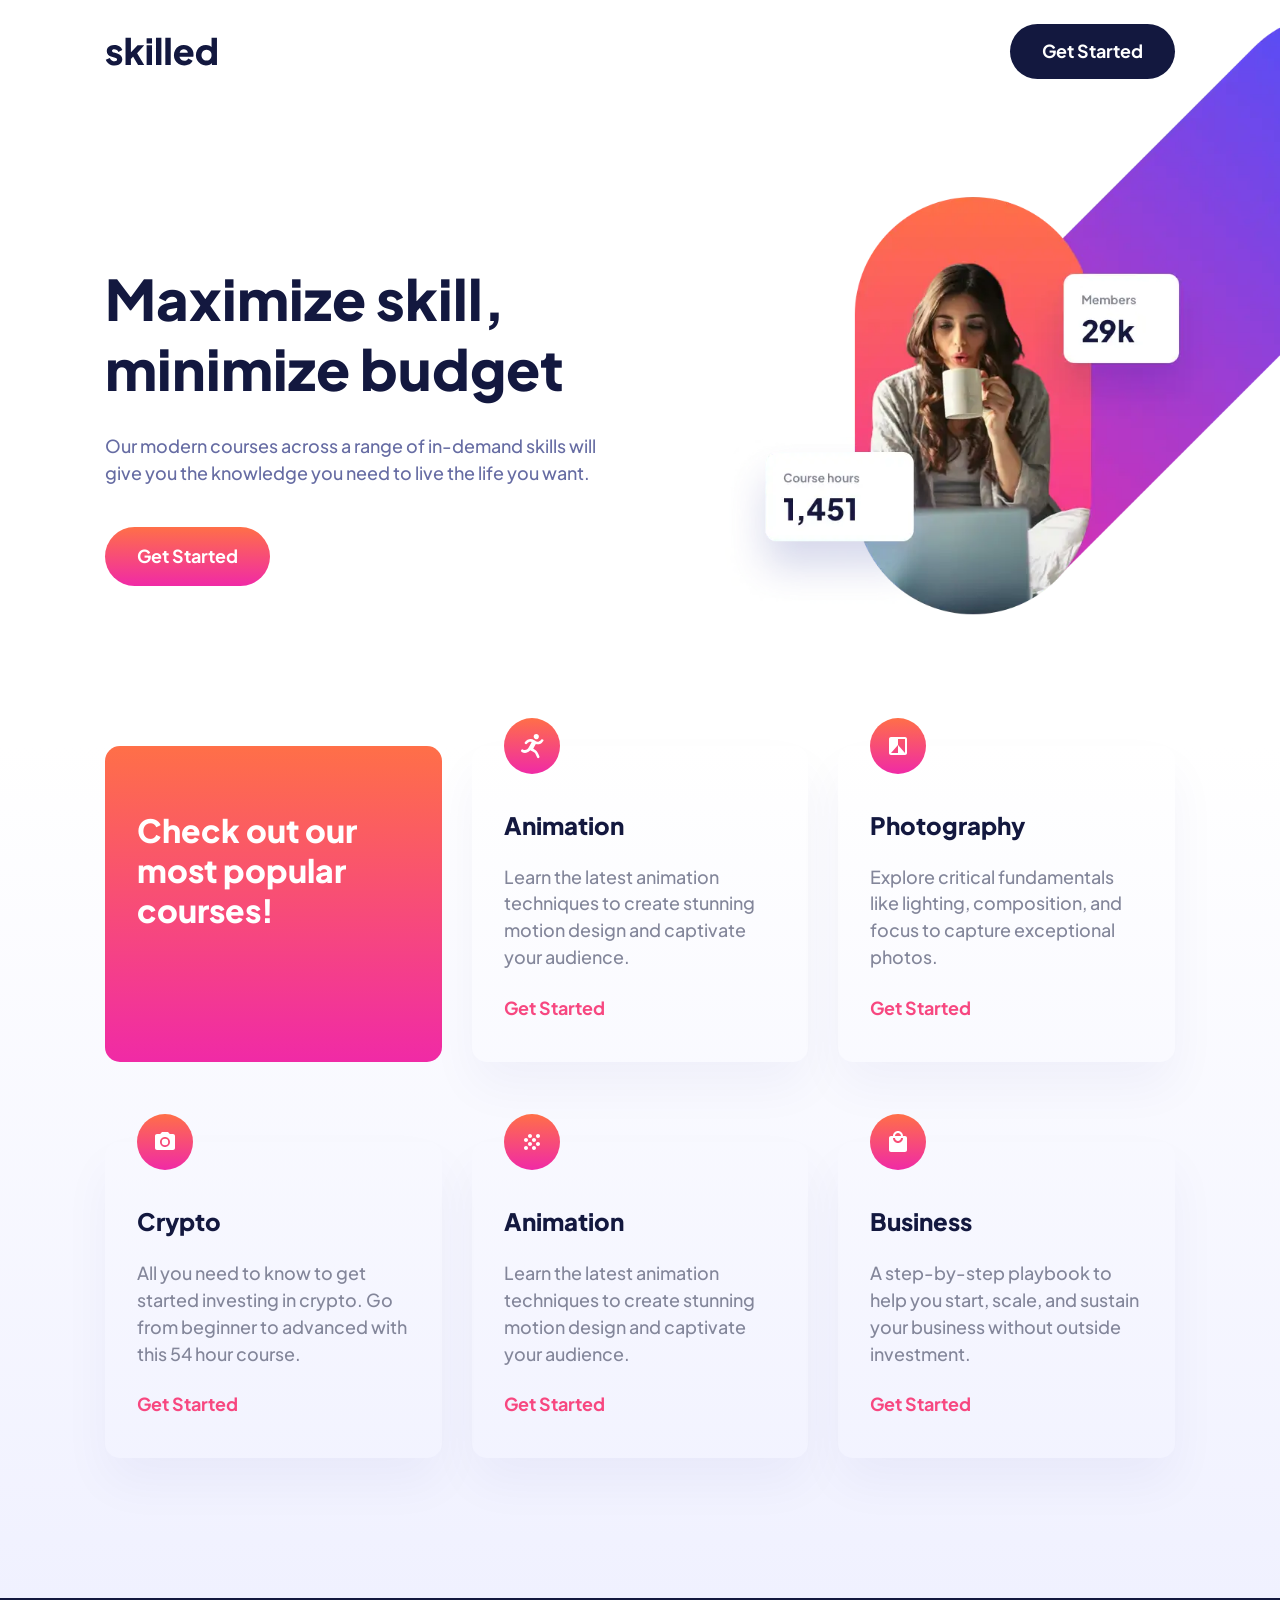
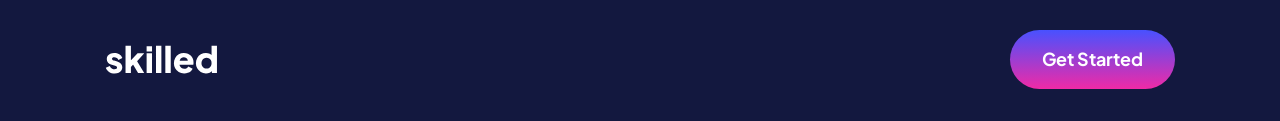
<file: index.html>
<!DOCTYPE html>
<html lang="en">
<head>
  <meta charset="UTF-8">
  <meta name="viewport" content="width=device-width, initial-scale=1.0">

  <link rel="icon" type="image/png" sizes="32x32" href="./assets/favicon-32x32.png">
  
  <title>Frontend Mentor | Skilled e-learning landing page</title>

  <link rel="preconnect" href="https://fonts.googleapis.com">
  <link rel="preconnect" href="https://fonts.gstatic.com" crossorigin>
  <link href="https://fonts.googleapis.com/css2?family=Plus+Jakarta+Sans:wght@400;500;700;800&display=swap" rel="stylesheet">

  <link rel="stylesheet" href="./css/style.css">
</head>
<body style="overflow-x: hidden">
  <!-- HEADER -->
  <header>
    <div class="container">
      <div class="flex-primary header">
        <div class="header-logo">
          <a href="#">
            <img src="./assets/logo-dark.svg" alt="Logo Dark">
          </a>
        </div>
    
        <nav class="header-menu">
          <a class="button-1-idle" href="#">Get Started</a>
        </nav>
      </div>
    </div>
  </header>

  <!-- MAIN -->
  <main>
    <section>
      <div class="container">
        <div class="flex-primary hero-conteiner">
          <div class="hero-info">
            <h1 class="font-heading-xl cor-1">Maximize skill, minimize budget</h1>
            <p class="font-body-m cor-0">Our modern courses across a range of in-demand skills will give you the knowledge you need to live the life you want.</p>
            <a class="button-2-idle" href="#">Get Started</a>
          </div>

    <!-- HERO -->      
          <div class="hero-img">
            <img src="./assets/image-hero-desktop.webp" alt="Hero Desktop">
          </div>

          <div class="hero-mobile">
            <img src="./assets/image-hero-mobile.webp" alt="Hero Desktop">
          </div>
        </div>
      </div>
    </section>

    <!-- CARDS -->
    <section class="cards-background">
      <div class="container">
        <div class="info-cards">
          <div class="card-primary">
            <h2 class="font-heading-m cor-5">Check out our most popular courses!</h2>
          </div>
          <div class="card-default">
            <img src="./assets/icon-animation.svg" alt="">
            <h3 class="font-heading-s cor-1">Animation</h3>
            <p class="font-body-m cor-2">Learn the latest animation techniques to create stunning motion design and captivate your audience.</p>
            <a class="card-button" href="#">Get Started</a>
          </div>
          <div class="card-default">
            <img src="./assets/icon-design.svg" alt="">
            <h3 class="font-heading-s cor-1">Photography</h3>
            <p class="font-body-m cor-2">Explore critical fundamentals like lighting, composition, and focus to capture exceptional photos.</p>
            <a class="card-button" href="#">Get Started</a>
          </div>
          <div class="card-default">
            <img src="./assets/icon-photography.svg" alt="">
            <h3 class="font-heading-s cor-1">Crypto</h3>
            <p class="font-body-m cor-2">All you need to know to get started investing in crypto. Go from beginner to advanced with this 54 hour course.</p>
            <a class="card-button" href="#">Get Started</a>
          </div>
          <div class="card-default">
            <img src="./assets/icon-crypto.svg" alt="">
            <h3 class="font-heading-s cor-1">Animation</h3>
            <p class="font-body-m cor-2">Learn the latest animation techniques to create stunning motion design and captivate your audience.</p>
            <a class="card-button" href="#">Get Started</a>
          </div>
          <div class="card-default">
            <img src="./assets/icon-business.svg" alt="">
            <h3 class="font-heading-s cor-1">Business</h3>
            <p class="font-body-m cor-2">A step-by-step playbook to help you start, scale, and sustain your business without outside investment.</p>
            <a class="card-button" href="#">Get Started</a>
          </div>
        </div>
      </div>
    </section>

    <!-- FOOTER -->
    <footer class="footer-background">
      <div class="container">
        <div class="flex-primary">
          <a href="#"><img src="./assets/logo-light.svg" alt="Logo Light"></a>

          <a class="button-2-idle footer-button" href="#">Get Started</a>
        </div>
      </div>
    </footer>
    
  </main>
</body>
</html>
</file>
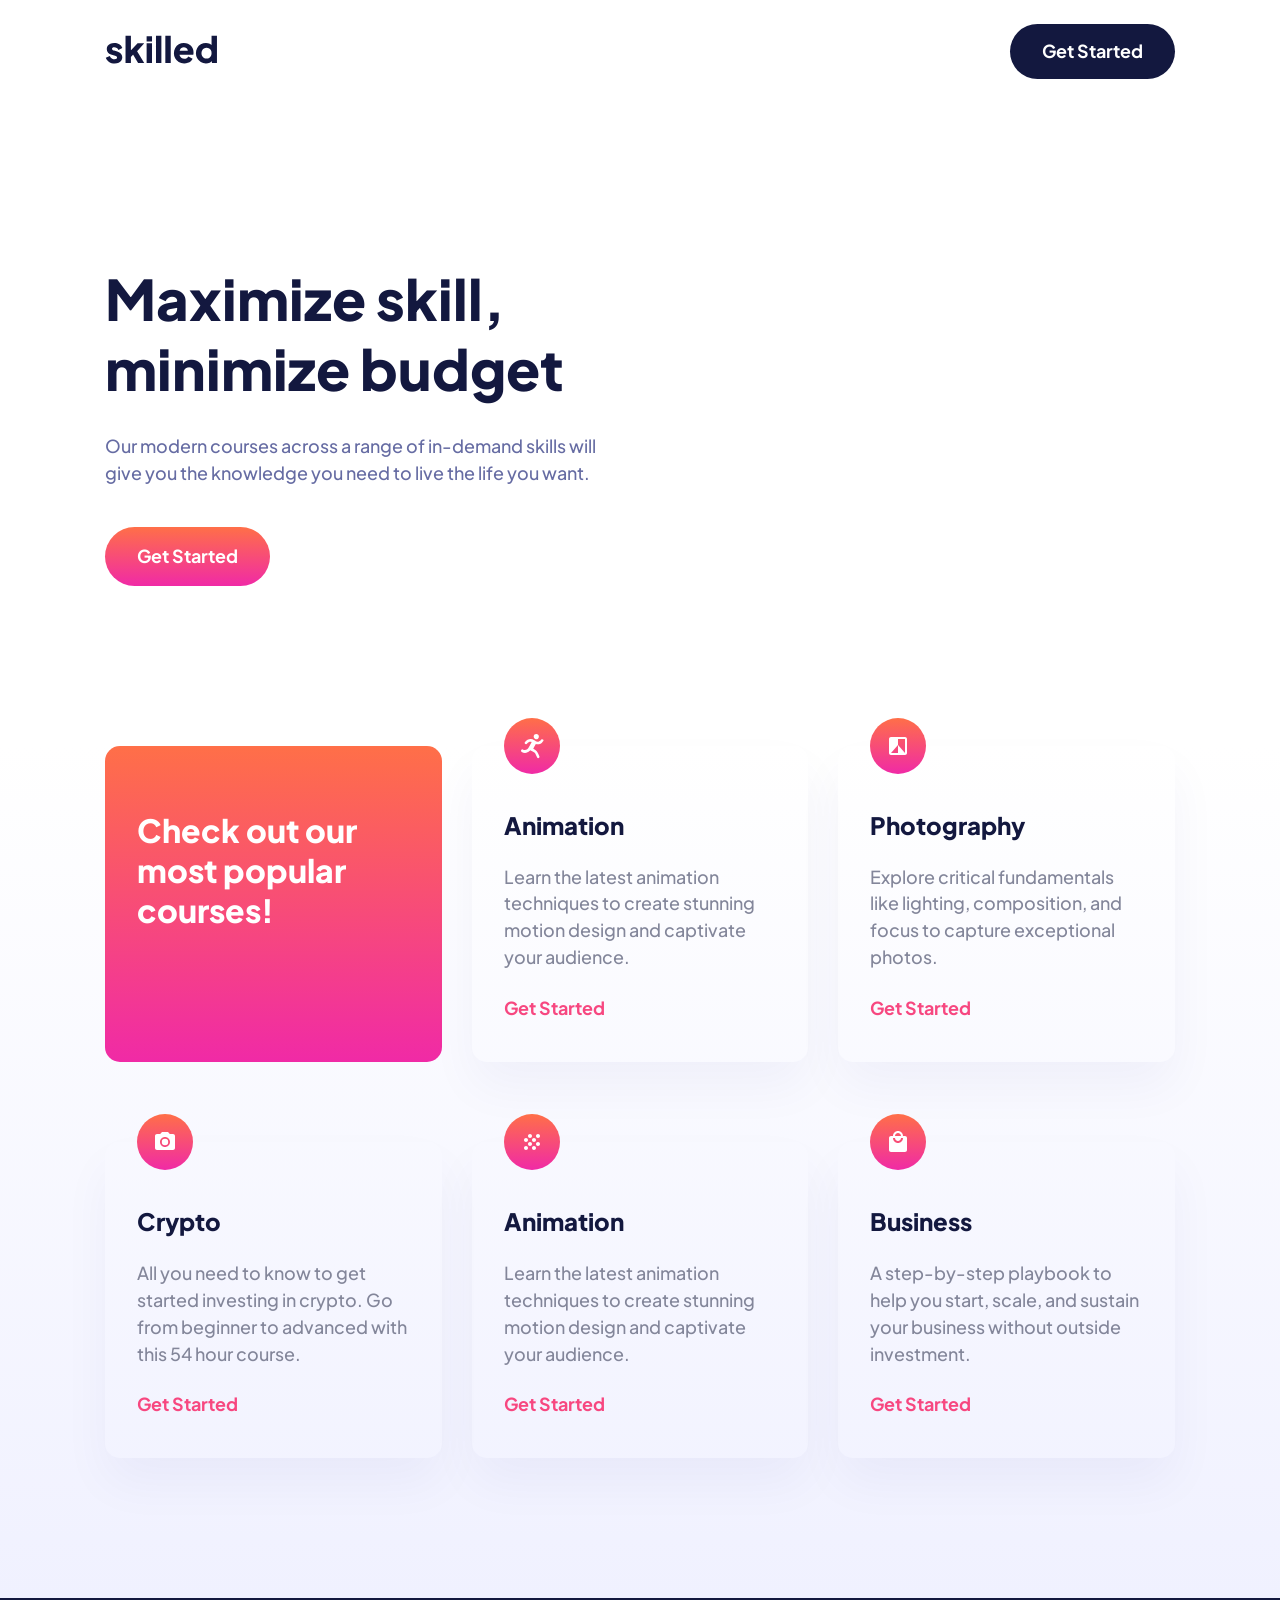
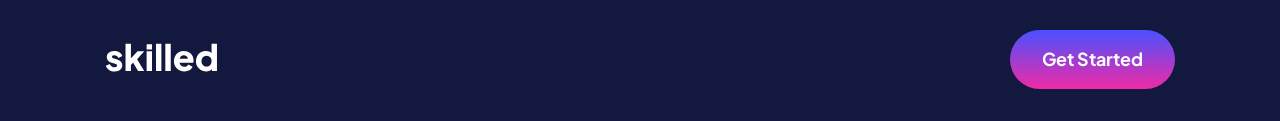
<file: starter-code/index.html>
<!DOCTYPE html>
<html lang="en">
<head>
  <meta charset="UTF-8">
  <meta name="viewport" content="width=device-width, initial-scale=1.0">

  <link rel="icon" type="image/png" sizes="32x32" href="./assets/favicon-32x32.png">
  
  <title>Frontend Mentor | Skilled e-learning landing page</title>

  <link rel="preconnect" href="https://fonts.googleapis.com">
  <link rel="preconnect" href="https://fonts.gstatic.com" crossorigin>
  <link href="https://fonts.googleapis.com/css2?family=Plus+Jakarta+Sans:wght@400;500;700;800&display=swap" rel="stylesheet">

  <link rel="stylesheet" href="./css/style.css">
</head>
<body>
  <!------------ HEADER ------------>
  <header>
    <div class="container">
      <div class="flex-primary header">
        <div class="header-logo">
          <a href="#">
            <img src="./assets/logo-dark.svg" alt="Logo Dark">
          </a>
        </div>
    
        <nav class="header-menu">
          <a class="button-1-idle" href="#">Get Started</a>
        </nav>
      </div>
    </div>
  </header>

  <!------------ MAIN ------------>
  <main>
    <section>
      <div class="container">
        <div class="flex-primary">
          <div class="hero-info">
            <h1 class="font-heading-xl cor-1">Maximize skill, minimize budget</h1>
            <p class="font-body-m cor-0">Our modern courses across a range of in-demand skills will give you the knowledge you need to live the life you want.</p>

            <a class="button-2-idle" href="#">Get Started</a>
          </div>

          <div class="hero-img"></div>
        </div>
      </div>
    </section>

    <section class="cards-background">
      <div class="container">
        <div class="info-cards">
          <div class="card-primary">
            <h2 class="font-heading-m cor-5">Check out our most popular courses!</h2>
          </div>
          <div class="card-default">
            <img src="./assets/icon-animation.svg" alt="">
            <h3 class="font-heading-s cor-1">Animation</h3>
            <p class="font-body-m cor-2">Learn the latest animation techniques to create stunning motion design and captivate your audience.</p>
            <a class="card-button" href="#">Get Started</a>
          </div>
          <div class="card-default">
            <img src="./assets/icon-design.svg" alt="">
            <h3 class="font-heading-s cor-1">Photography</h3>
            <p class="font-body-m cor-2">Explore critical fundamentals like lighting, composition, and focus to capture exceptional photos.</p>
            <a class="card-button" href="#">Get Started</a>
          </div>
          <div class="card-default">
            <img src="./assets/icon-photography.svg" alt="">
            <h3 class="font-heading-s cor-1">Crypto</h3>
            <p class="font-body-m cor-2">All you need to know to get started investing in crypto. Go from beginner to advanced with this 54 hour course.</p>
            <a class="card-button" href="#">Get Started</a>
          </div>
          <div class="card-default">
            <img src="./assets/icon-crypto.svg" alt="">
            <h3 class="font-heading-s cor-1">Animation</h3>
            <p class="font-body-m cor-2">Learn the latest animation techniques to create stunning motion design and captivate your audience.</p>
            <a class="card-button" href="#">Get Started</a>
          </div>
          <div class="card-default">
            <img src="./assets/icon-business.svg" alt="">
            <h3 class="font-heading-s cor-1">Business</h3>
            <p class="font-body-m cor-2">A step-by-step playbook to help you start, scale, and sustain your business without outside investment.</p>
            <a class="card-button" href="#">Get Started</a>
          </div>
        </div>
      </div>
    </section>

    <footer class="footer-background">
      <div class="container">
        <div class="flex-primary">
          <a href="#"><img src="./assets/logo-light.svg" alt="Logo Light"></a>

          <a class="button-2-idle footer-button" href="#">Get Started</a>
        </div>
      </div>
    </footer>
    
  </main>
</body>
</html>
</file>
<file: css/style.css>
/* CSS UTILITY */
@import url("./global.css");
@import url("./color.css");
@import url("./tipografia.css");
@import url("./buttons.css");

/* HEADER */
@import url("./header.css");

/* HERO */
@import url("./hero.css");

/* INFO-CARDS */
@import url("./info-cards.css");

/* FOOTER */
@import url("./footer.css");
</file>
<file: starter-code/css/style.css>
/* CSS UTILITY */
@import url("./global.css");
@import url("./color.css");
@import url("./tipografia.css");
@import url("./buttons.css");

/* HEADER */
@import url("./header.css");

/* HERO */
@import url("./hero.css");

/* INFO-CARDS */
@import url("./info-cards.css");

/* FOOTER */
@import url("./footer.css");
</file>
